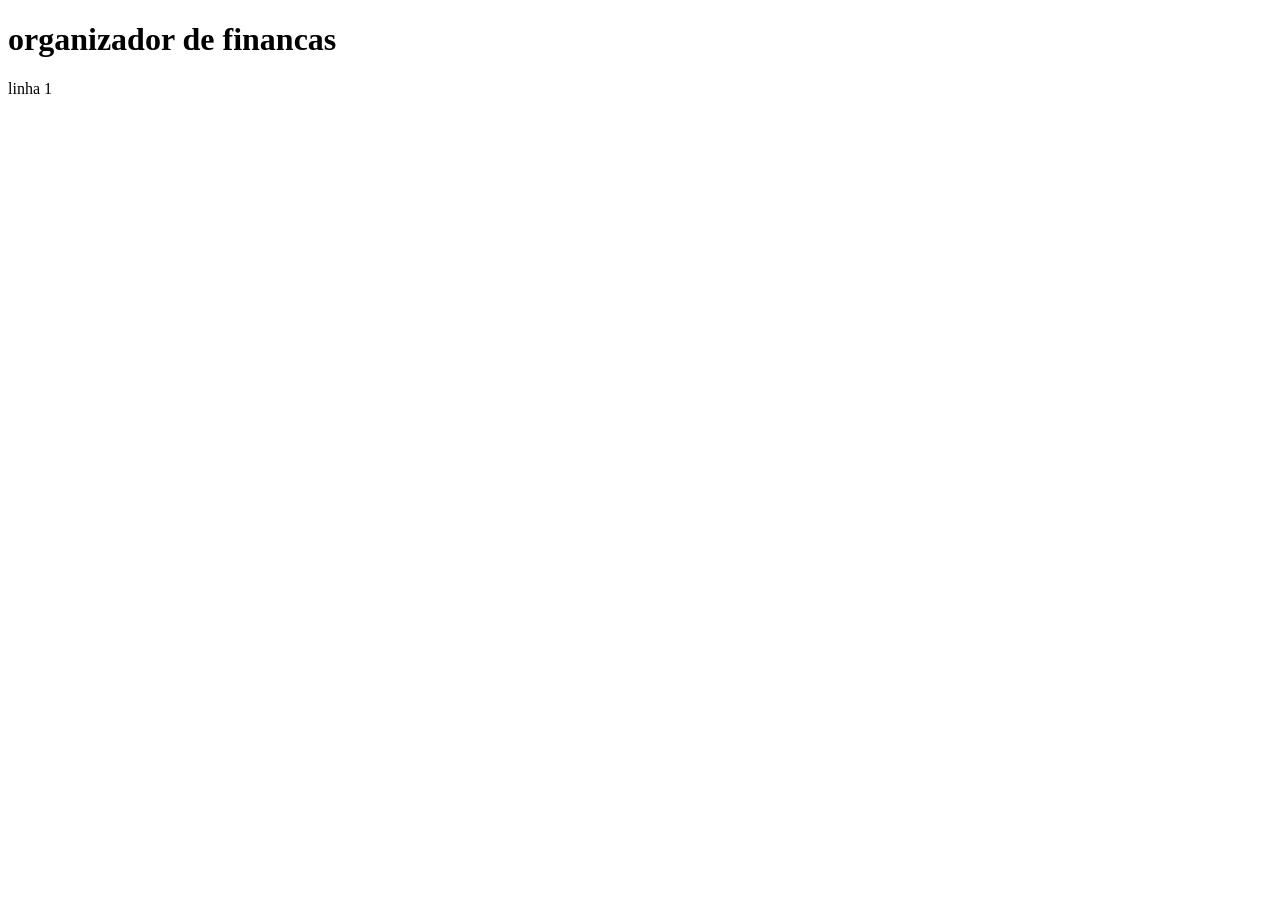
<file: projeto-1/finanças/templates/main.html>
<!DOCTYPE html>
<html lang = "en">
<head>
        <meta charset = "UTF-8">
        <title>Organizador de finanças</title>
</head>
<body>
        <h1>organizador de financas</h1>
        <p>linha 1</p>
</body>
</html>
</file>
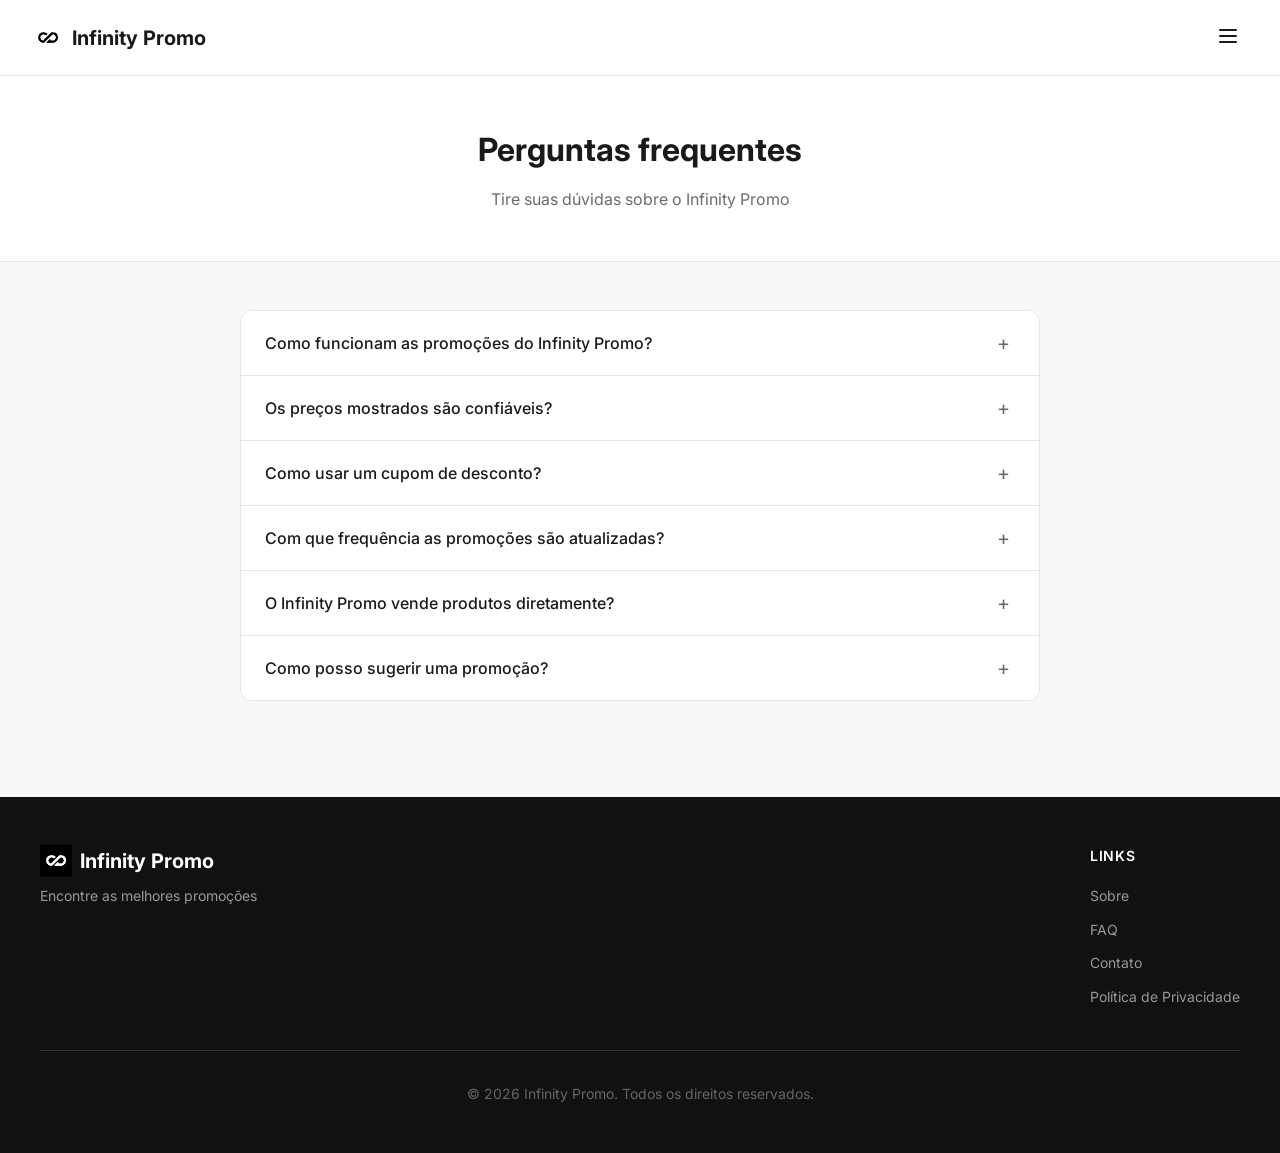
<file: projeto-1/site/site/faq.html>
<!DOCTYPE html>
<html lang="pt-BR">
<head>
  <meta charset="UTF-8">
  <meta name="viewport" content="width=device-width, initial-scale=1.0">
  <title>FAQ - Infinity Promo</title>
  <link rel="stylesheet" href="style.css">
  <link rel="icon" type="image/png" href="infinity.png">
  <meta name="description" content="Perguntas frequentes sobre o Infinity Promo: como funcionam as promoções, cupons de desconto, frequência de atualização e como sugerir ofertas.">
</head>
<body>
  <header class="header">
    <div class="header-container">
      <a href="index.html" class="logo">
        <img src="infinity.png" alt="Logo" class="logo-img">
        Infinity Promo
      </a>
      <button class="menu-toggle" aria-label="Menu">
        <svg xmlns="http://www.w3.org/2000/svg" viewBox="0 0 24 24" fill="none" stroke="currentColor" stroke-width="2" stroke-linecap="round" stroke-linejoin="round">
          <line x1="4" x2="20" y1="12" y2="12"/>
          <line x1="4" x2="20" y1="6" y2="6"/>
          <line x1="4" x2="20" y1="18" y2="18"/>
        </svg>
      </button>
      <ul class="nav-links">
        <li><a href="index.html">Início</a></li>
        <li><a href="sobre.html">Sobre</a></li>
        <li><a href="faq.html" class="active">FAQ</a></li>
      </ul>
    </div>
  </header>

  <div class="page-header">
    <h1>Perguntas frequentes</h1>
    <p class="page-header-subtitle">Tire suas dúvidas sobre o Infinity Promo</p>
  </div>

  <section class="section">
    <div class="faq-list" id="faqList"></div>
  </section>

  <footer class="footer">
    <div class="footer-content">
      <div class="footer-brand">
        <div class="logo">
          <img src="infinity.png" alt="Logo" class="logo-img">
          Infinity Promo
        </div>
        <p>Encontre as melhores promoções</p>
      </div>
      <div class="footer-links">
        <h4>Links</h4>
        <ul>
          <li><a href="sobre.html">Sobre</a></li>
          <li><a href="faq.html">FAQ</a></li>
          <li><a href="#">Contato</a></li>
          <li><a href="#">Política de Privacidade</a></li>
        </ul>
      </div>
    </div>
    <div class="footer-bottom">
      <p>&copy; 2026 Infinity Promo. Todos os direitos reservados.</p>
    </div>
  </footer>

  <script src="faq.js"></script>
</body>
</html>
</file>
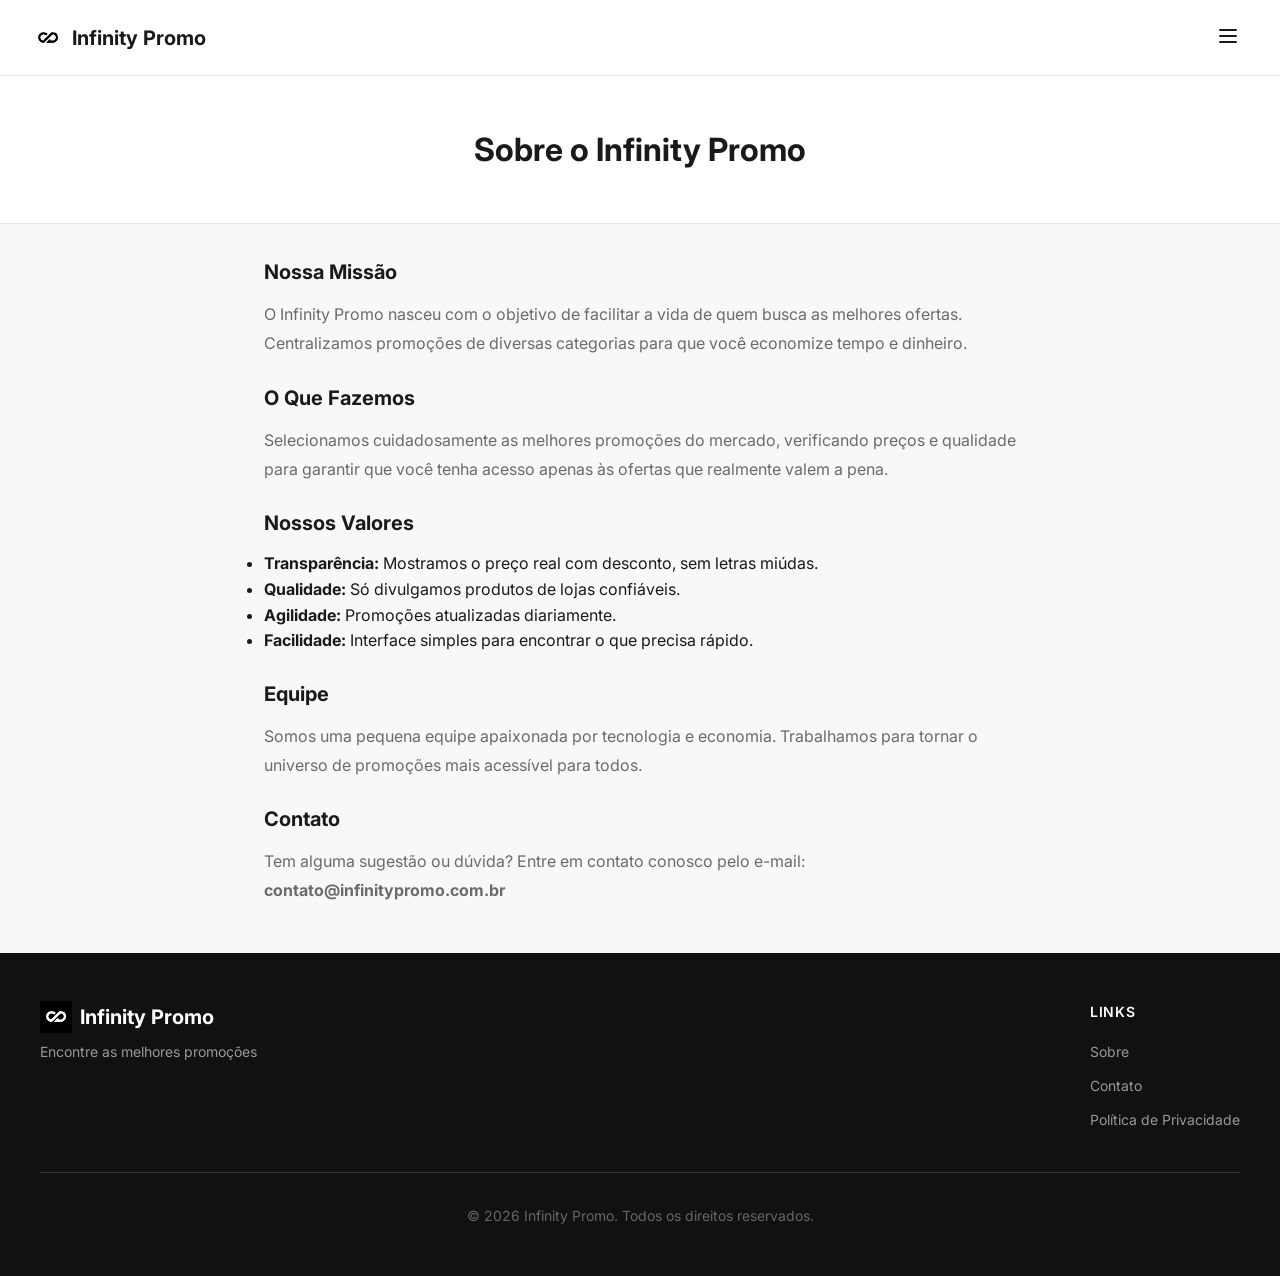
<file: projeto-1/site/site/sobre.html>
<!DOCTYPE html>
<html lang="pt-BR">
<head>
  <meta charset="UTF-8">
  <meta name="viewport" content="width=device-width, initial-scale=1.0">
  <title>Sobre - Infinity Promo</title>
  <link rel="stylesheet" href="style.css">
  <link rel="icon" type="image/png" href="infinity.png">
  <meta name="description" content="Sobre o Infinity Promo: nossa missão é facilitar a busca pelas melhores promoções online, com ofertas verificadas e atualizadas diariamente.">
</head>
<body>
  <header class="header">
    <div class="header-container">
      <a href="index.html" class="logo">
        <img src="infinity.png" alt="Logo" class="logo-img">
        Infinity Promo
      </a>
      <button class="menu-toggle" aria-label="Menu">
        <svg xmlns="http://www.w3.org/2000/svg" viewBox="0 0 24 24" fill="none" stroke="currentColor" stroke-width="2" stroke-linecap="round" stroke-linejoin="round">
          <line x1="4" x2="20" y1="12" y2="12"/>
          <line x1="4" x2="20" y1="6" y2="6"/>
          <line x1="4" x2="20" y1="18" y2="18"/>
        </svg>
      </button>
      <ul class="nav-links">
        <li><a href="index.html">Início</a></li>
        <li><a href="sobre.html" class="active">Sobre</a></li>
        <li><a href="faq.html">FAQ</a></li>
      </ul>
    </div>
  </header>

  <div class="page-header">
    <h1>Sobre o Infinity Promo</h1>
  </div>

  <div class="page-content">
    <h2>Nossa Missão</h2>
    <p>O Infinity Promo nasceu com o objetivo de facilitar a vida de quem busca as melhores ofertas. Centralizamos promoções de diversas categorias para que você economize tempo e dinheiro.</p>

    <h2>O Que Fazemos</h2>
    <p>Selecionamos cuidadosamente as melhores promoções do mercado, verificando preços e qualidade para garantir que você tenha acesso apenas às ofertas que realmente valem a pena.</p>

    <h2>Nossos Valores</h2>
    <ul>
      <li><strong>Transparência:</strong> Mostramos o preço real com desconto, sem letras miúdas.</li>
      <li><strong>Qualidade:</strong> Só divulgamos produtos de lojas confiáveis.</li>
      <li><strong>Agilidade:</strong> Promoções atualizadas diariamente.</li>
      <li><strong>Facilidade:</strong> Interface simples para encontrar o que precisa rápido.</li>
    </ul>

    <h2>Equipe</h2>
    <p>Somos uma pequena equipe apaixonada por tecnologia e economia. Trabalhamos para tornar o universo de promoções mais acessível para todos.</p>

    <h2>Contato</h2>
    <p>Tem alguma sugestão ou dúvida? Entre em contato conosco pelo e-mail: <strong>contato@infinitypromo.com.br</strong></p>
  </div>

  <footer class="footer">
    <div class="footer-content">
      <div class="footer-brand">
        <div class="logo">
          <img src="infinity.png" alt="Logo" class="logo-img">
          Infinity Promo
        </div>
        <p>Encontre as melhores promoções</p>
      </div>
      <div class="footer-links">
        <h4>Links</h4>
        <ul>
          <li><a href="sobre.html">Sobre</a></li>
          <li><a href="#">Contato</a></li>
          <li><a href="#">Política de Privacidade</a></li>
        </ul>
      </div>
    </div>
    <div class="footer-bottom">
      <p>&copy; 2026 Infinity Promo. Todos os direitos reservados.</p>
    </div>
  </footer>

  <script>
    document.querySelector('.menu-toggle').addEventListener('click', () => {
      document.querySelector('.nav-links').classList.toggle('active');
    });
  </script>
</body>
</html>
</file>
<file: projeto-1/site/site/style.css>
@import url('https://fonts.googleapis.com/css2?family=Inter:wght@400;500;600;700&display=swap');

:root {
  --primary: #1A1A1A;
  --primary-hover: #333333;
  --bg-light: #F8F8F8;
  --bg-white: #FFFFFF;
  --text-primary: #1A1A1A;
  --text-secondary: #6B6B6B;
  --badge-red: #EF4444;
  --border: #E5E5E5;
}

* {
  box-sizing: border-box;
  margin: 0;
  padding: 0;
}

html {
  scroll-behavior: smooth;
}

body {
  font-family: 'Inter', sans-serif;
  line-height: 1.6;
  color: var(--text-primary);
  background-color: var(--bg-light);
}

a {
  text-decoration: none;
  color: inherit;
}

img {
  max-width: 100%;
  display: block;
}

/* Animações */
@keyframes fadeIn {
  from {
    opacity: 0;
    transform: translateY(20px);
  }
  to {
    opacity: 1;
    transform: translateY(0);
  }
}

@keyframes fadeInUp {
  from {
    opacity: 0;
    transform: translateY(30px);
  }
  to {
    opacity: 1;
    transform: translateY(0);
  }
}

@keyframes scaleIn {
  from {
    opacity: 0;
    transform: scale(0.9);
  }
  to {
    opacity: 1;
    transform: scale(1);
  }
}

@keyframes pulse {
  0%, 100% {
    transform: scale(1);
  }
  50% {
    transform: scale(1.05);
  }
}

@keyframes shake {
  0%, 100% {
    transform: translateX(0);
  }
  25% {
    transform: translateX(-5px);
  }
  75% {
    transform: translateX(5px);
  }
}

/* Header */
.header {
  background: var(--bg-white);
  border-bottom: 1px solid var(--border);
  position: sticky;
  top: 0;
  z-index: 100;
  animation: fadeIn 0.5s ease;
}

.header-container {
  max-width: 100%;
  margin: 0;
  padding: 1rem 2rem;
  display: flex;
  justify-content: space-between;
  align-items: center;
}

.header-left {
  display: flex;
  align-items: center;
  gap: 1rem;
}

.logo {
  display: flex;
  align-items: center;
  gap: 0.5rem;
  font-size: 1.25rem;
  font-weight: 700;
  color: var(--text-primary);
  transition: transform 0.3s ease;
}

.logo:hover {
  transform: scale(1.02);
}

.logo-img {
  width: 32px;
  height: 32px;
  object-fit: contain;
  mix-blend-mode: multiply;
  filter: contrast(1.5) brightness(1.1);
  transition: transform 0.3s ease;
}

.logo:hover .logo-img {
  transform: rotate(-10deg);
}

/* Menu Toggle */
.menu-toggle {
  background: none;
  border: none;
  cursor: pointer;
  padding: 0.5rem;
  transition: transform 0.3s ease;
}

.menu-toggle:hover {
  transform: scale(1.1);
}

.menu-toggle:active {
  transform: scale(0.95);
}

.menu-toggle svg {
  width: 24px;
  height: 24px;
  color: var(--text-primary);
  transition: transform 0.3s ease;
}

.menu-toggle:hover svg {
  transform: rotate(90deg);
}

/* Nav Links */
.nav-links {
  position: absolute;
  top: 100%;
  left: 0;
  background: var(--bg-white);
  list-style: none;
  min-width: 150px;
  border-bottom: 1px solid var(--border);
  box-shadow: 0 4px 12px rgba(0, 0, 0, 0.1);
  opacity: 0;
  visibility: hidden;
  transform: translateY(-10px);
  transition: opacity 0.3s ease, transform 0.3s ease, visibility 0.3s ease;
}

.nav-links.active {
  opacity: 1;
  visibility: visible;
  transform: translateY(0);
}

.nav-links li {
  border-bottom: 1px solid var(--border);
}

.nav-links li:last-child {
  border-bottom: none;
}

.nav-links a {
  display: block;
  padding: 0.75rem 1.5rem;
  color: var(--text-secondary);
  font-weight: 500;
  transition: color 0.2s, background 0.2s;
}

.nav-links a:hover,
.nav-links a.active {
  color: var(--primary);
  background: var(--bg-light);
}
.hero {
  background: var(--bg-white);
  padding: 4rem 1.5rem;
  text-align: center;
  animation: fadeIn 0.8s ease;
  position: relative;
}

.hero-logo {
  width: 80px;
  height: 80px;
  margin: 0 auto 1.5rem;
  object-fit: contain;
  mix-blend-mode: multiply;
  filter: contrast(1.5) brightness(1.1);
  animation: scaleIn 0.6s ease 0.2s both;
}

.hero h1 {
  font-size: 2.5rem;
  font-weight: 700;
  color: var(--text-primary);
  margin-bottom: 0.75rem;
}

.hero p {
  font-size: 1.125rem;
  color: var(--text-secondary);
  margin-bottom: 2rem;
}

.search-box {
  display: flex;
  max-width: 500px;
  margin: 0 auto;
  gap: 0.5rem;
  align-items: stretch;
}

.filter-container {
  position: relative;
}

.filter-toggle {
  height: 100%;
  padding: 1rem;
  background: var(--bg-white);
  border: 2px solid var(--border);
  border-radius: 8px;
  cursor: pointer;
  display: flex;
  align-items: center;
  justify-content: center;
  transition: all 0.3s ease;
}

.filter-toggle:hover {
  border-color: var(--primary);
}

.filter-toggle svg {
  width: 20px;
  height: 20px;
  color: var(--text-primary);
}

.filter-dropdown {
  position: absolute;
  top: calc(100% + 8px);
  left: 0;
  width: 260px;
  max-height: 280px;
  overflow-y: auto;
  background: var(--bg-white);
  border: 1px solid var(--border);
  border-radius: 12px;
  box-shadow: 0 8px 24px rgba(0, 0, 0, 0.12);
  padding: 16px 16px 0;
  z-index: 200;
  opacity: 0;
  visibility: hidden;
  transform: translateY(-10px);
  transition: all 0.3s ease;
  scrollbar-width: thin;
  scrollbar-color: #ccc transparent;
}

.filter-dropdown::-webkit-scrollbar {
  width: 6px;
}

.filter-dropdown::-webkit-scrollbar-track {
  background: transparent;
}

.filter-dropdown::-webkit-scrollbar-thumb {
  background: #ccc;
  border-radius: 3px;
}

.filter-dropdown::-webkit-scrollbar-thumb:hover {
  background: #999;
}

.filter-dropdown.active {
  opacity: 1;
  visibility: visible;
  transform: translateY(0);
}

.filter-group h4 {
  font-size: 0.75rem;
  font-weight: 600;
  color: var(--text-secondary);
  text-transform: uppercase;
  letter-spacing: 0.05em;
  margin-bottom: 0.75rem;
}

.filter-option {
  display: flex;
  align-items: center;
  gap: 0.5rem;
  padding: 0.5rem;
  border-radius: 6px;
  cursor: pointer;
  transition: background 0.2s ease;
}

.filter-option:hover {
  background: var(--bg-light);
}

.filter-option input {
  display: none;
}

.filter-option span {
  font-size: 0.875rem;
  color: var(--text-primary);
}

.filter-option input:checked + span {
  font-weight: 500;
}

.filter-option:has(input:checked) {
  background: var(--bg-light);
}

.filter-option:has(input:checked) span {
  color: var(--primary);
  font-weight: 500;
}

.filter-divider {
  height: 1px;
  background: var(--border);
  margin: 1rem 0;
}

.filter-apply-btn {
  width: 100%;
  padding: 0.875rem;
  background: var(--primary);
  color: white;
  border: none;
  border-radius: 8px;
  font-size: 0.875rem;
  font-weight: 600;
  font-family: 'Inter', sans-serif;
  cursor: pointer;
  transition: all 0.3s ease;
  margin-top: 1rem;
  margin-bottom: 16px;
  position: sticky;
  bottom: 0;
  box-shadow: 0 -4px 12px rgba(0, 0, 0, 0.08);
}

.filter-apply-btn:hover {
  background: var(--primary-hover);
  transform: translateY(-2px);
  box-shadow: 0 4px 12px rgba(26, 26, 26, 0.3);
}

.search-input {
  flex: 1;
  padding: 1rem 1.25rem;
  border: 2px solid var(--border);
  border-radius: 8px;
  font-size: 1rem;
  font-family: 'Inter', sans-serif;
  outline: none;
  transition: border-color 0.3s, box-shadow 0.3s, transform 0.3s;
  height: auto;
}

.search-input:focus {
  border-color: var(--primary);
  box-shadow: 0 0 0 4px rgba(26, 26, 26, 0.1);
  transform: scale(1.02);
}

.search-input::placeholder {
  color: #999;
}

.search-btn {
  padding: 1rem 1.5rem;
  background: var(--primary);
  color: white;
  border: none;
  border-radius: 8px;
  font-size: 1rem;
  font-weight: 600;
  font-family: 'Inter', sans-serif;
  cursor: pointer;
  transition: background 0.3s, transform 0.3s, box-shadow 0.3s;
}

.search-btn:hover {
  background: var(--primary-hover);
  transform: translateY(-2px);
  box-shadow: 0 4px 12px rgba(26, 26, 26, 0.3);
}

.search-btn:active {
  transform: translateY(0);
}

/* Categories Section */
.section {
  max-width: 1200px;
  margin: 0 auto;
  padding: 3rem 1.5rem;
  animation: fadeIn 0.5s ease;
}

.section-title {
  font-size: 1.5rem;
  font-weight: 700;
  margin-bottom: 1.5rem;
  color: var(--text-primary);
  animation: fadeInUp 0.5s ease both;
}

.categories-section {
  background: #f5f5f5;
  max-width: 100%;
  padding: 3rem 1.5rem;
}

.categories-section .section-title {
  max-width: 1200px;
  margin-left: auto;
  margin-right: auto;
}

.categories-grid {
  display: grid;
  grid-template-columns: repeat(6, 1fr);
  gap: 1rem;
  max-width: 1200px;
  margin: 0 auto;
  animation: fadeIn 0.5s ease 0.3s both;
}

.category-card {
  background: var(--bg-white);
  border: 1px solid var(--border);
  border-radius: 16px;
  padding: 2rem 1rem;
  display: flex;
  flex-direction: column;
  align-items: center;
  justify-content: center;
  gap: 0.75rem;
  cursor: pointer;
  transition: all 0.3s cubic-bezier(0.4, 0, 0.2, 1);
  animation: fadeInUp 0.5s ease both;
  box-shadow: 0 2px 8px rgba(0, 0, 0, 0.06);
}

.category-card:nth-child(1) { animation-delay: 0.1s; }
.category-card:nth-child(2) { animation-delay: 0.15s; }
.category-card:nth-child(3) { animation-delay: 0.2s; }
.category-card:nth-child(4) { animation-delay: 0.25s; }
.category-card:nth-child(5) { animation-delay: 0.3s; }
.category-card:nth-child(6) { animation-delay: 0.35s; }

.category-card:hover {
  border-color: var(--primary);
  box-shadow: 0 8px 20px rgba(26, 26, 26, 0.15);
  transform: translateY(-5px);
}

.category-card:active {
  transform: translateY(-2px) scale(0.98);
}

.category-card svg {
  width: 40px;
  height: 40px;
  color: var(--primary);
  transition: transform 0.3s ease;
}

.category-card:hover svg {
  transform: scale(1.2);
}

.category-card span {
  font-size: 0.8rem;
  font-weight: 500;
  color: #4a4a4a;
}

/* Products Grid */
.products-grid {
  display: grid;
  grid-template-columns: repeat(4, 1fr);
  gap: 1.5rem;
  animation: fadeIn 0.5s ease 0.4s both;
}

.view-all-btn {
  display: block;
  width: fit-content;
  margin: 2rem auto 0;
  padding: 0.625rem 1.5rem;
  background: transparent;
  color: var(--text-secondary);
  border: 1px solid var(--border);
  border-radius: 8px;
  font-family: inherit;
  font-size: 0.9rem;
  font-weight: 500;
  cursor: pointer;
  transition: all 0.2s ease;
}

.view-all-btn:hover {
  color: var(--text-primary);
  border-color: #B5B5B5;
}

.section-header {
  display: flex;
  align-items: baseline;
  justify-content: space-between;
  margin-bottom: 1.5rem;
}

.section-header .section-title {
  margin-bottom: 0;
}

.view-all-link {
  color: var(--text-secondary);
  font-size: 0.9rem;
  font-weight: 500;
  transition: color 0.2s ease;
}

.view-all-link:hover {
  color: var(--text-primary);
}

/* Product Card */
.product-card {
  background: var(--bg-white);
  border: 1px solid var(--border);
  border-radius: 12px;
  overflow: hidden;
  transition: all 0.3s cubic-bezier(0.4, 0, 0.2, 1);
  position: relative;
  animation: fadeInUp 0.5s ease both;
}

.product-card:nth-child(1) { animation-delay: 0.1s; }
.product-card:nth-child(2) { animation-delay: 0.15s; }
.product-card:nth-child(3) { animation-delay: 0.2s; }
.product-card:nth-child(4) { animation-delay: 0.25s; }
.product-card:nth-child(5) { animation-delay: 0.3s; }
.product-card:nth-child(6) { animation-delay: 0.35s; }

.product-card:hover {
  transform: translateY(-8px);
  box-shadow: 0 20px 40px rgba(0, 0, 0, 0.15);
}

.product-image {
  position: relative;
  height: 200px;
  overflow: hidden;
}

.product-image img {
  width: 100%;
  height: 100%;
  object-fit: cover;
  transition: transform 0.5s ease;
}

.product-card:hover .product-image img {
  transform: scale(1.1);
}

.discount-badge {
  position: absolute;
  top: 12px;
  left: 12px;
  background: var(--primary);
  color: white;
  padding: 0.25rem 0.75rem;
  border-radius: 6px;
  font-size: 0.875rem;
  font-weight: 700;
  animation: pulse 2s infinite;
}

.product-info {
  padding: 1.25rem;
}

.category-tag {
  display: inline-block;
  background: var(--bg-light);
  color: var(--text-secondary);
  padding: 0.25rem 0.75rem;
  border-radius: 20px;
  font-size: 0.75rem;
  font-weight: 500;
  margin-bottom: 0.75rem;
  transition: all 0.3s ease;
}

.product-card:hover .category-tag {
  background: var(--primary);
  color: white;
}

.product-name {
  font-size: 1rem;
  font-weight: 600;
  color: var(--text-primary);
  margin-bottom: 0.5rem;
  display: -webkit-box;
  -webkit-line-clamp: 2;
  -webkit-box-orient: vertical;
  overflow: hidden;
  line-height: 1.4;
}

.product-description {
  font-size: 0.875rem;
  color: var(--text-secondary);
  margin-bottom: 1rem;
  white-space: nowrap;
  overflow: hidden;
  text-overflow: ellipsis;
}

.price-container {
  margin-bottom: 1rem;
}

.original-price {
  font-size: 0.875rem;
  color: var(--text-secondary);
  text-decoration: line-through;
  margin-bottom: 0.25rem;
}

.sale-price {
  font-size: 1.5rem;
  font-weight: 700;
  color: var(--primary);
}

.product-btn {
  display: block;
  width: 100%;
  padding: 0.875rem;
  background: var(--primary);
  color: white;
  border: none;
  border-radius: 8px;
  font-size: 1rem;
  font-weight: 600;
  font-family: 'Inter', sans-serif;
  cursor: pointer;
  transition: all 0.3s cubic-bezier(0.4, 0, 0.2, 1);
  position: relative;
  overflow: hidden;
}

.product-btn::before {
  content: '';
  position: absolute;
  top: 0;
  left: -100%;
  width: 100%;
  height: 100%;
  background: linear-gradient(90deg, transparent, rgba(255,255,255,0.2), transparent);
  transition: left 0.5s ease;
}

.product-btn:hover::before {
  left: 100%;
}

.product-btn:hover {
  background: var(--primary-hover);
  transform: translateY(-2px);
  box-shadow: 0 4px 12px rgba(26, 26, 26, 0.3);
}

.product-btn:active {
  transform: translateY(0);
}

/* Filters Bar */
.filters-bar {
  display: flex;
  justify-content: space-between;
  align-items: center;
  flex-wrap: wrap;
  gap: 1rem;
  margin-bottom: 2rem;
  animation: fadeInUp 0.5s ease 0.2s both;
}

.filter-pills {
  display: flex;
  gap: 0.5rem;
  flex-wrap: wrap;
}

.filter-pill {
  padding: 0.5rem 1rem;
  background: var(--bg-white);
  border: 1px solid var(--border);
  border-radius: 20px;
  font-size: 0.875rem;
  font-weight: 500;
  color: var(--text-secondary);
  cursor: pointer;
  transition: all 0.3s cubic-bezier(0.4, 0, 0.2, 1);
}

.filter-pill:hover {
  border-color: var(--primary);
  color: var(--primary);
  transform: translateY(-2px);
}

.filter-pill.active {
  background: var(--primary);
  border-color: var(--primary);
  color: white;
  animation: pulse 1s ease;
}

.sort-select {
  padding: 0.5rem 1rem;
  border: 1px solid var(--border);
  border-radius: 8px;
  font-size: 0.875rem;
  font-family: 'Inter', sans-serif;
  background: var(--bg-white);
  cursor: pointer;
  outline: none;
  transition: all 0.3s ease;
}

.sort-select:focus {
  border-color: var(--primary);
  box-shadow: 0 0 0 3px rgba(26, 26, 26, 0.1);
}

/* Search Results Header */
.search-header {
  background: var(--bg-white);
  padding: 2rem 1.5rem;
  border-bottom: 1px solid var(--border);
  animation: fadeIn 0.5s ease;
}

.search-header-content {
  max-width: 1200px;
  margin: 0 auto;
}

.search-bar-small {
  display: flex;
  max-width: 500px;
  gap: 0.5rem;
}

.search-bar-small .search-input {
  padding: 0.75rem 1rem;
}

.search-bar-small .search-btn {
  padding: 0.75rem 1.25rem;
}

.results-info {
  margin-top: 1rem;
  font-size: 0.875rem;
  color: var(--text-secondary);
  animation: fadeIn 0.4s ease 0.3s both;
}

.results-info strong {
  color: var(--text-primary);
}

/* Empty State */
.empty-state {
  text-align: center;
  padding: 4rem 1.5rem;
  grid-column: 1 / -1;
  animation: fadeIn 0.6s ease;
}

.empty-state svg {
  width: 64px;
  height: 64px;
  margin: 0 auto 1.5rem;
  color: var(--text-secondary);
  animation: pulse 2s infinite;
}

.empty-state h3 {
  font-size: 1.25rem;
  margin-bottom: 0.5rem;
  color: var(--text-primary);
}

.empty-state p {
  color: var(--text-secondary);
}

/* Footer */
.footer {
  background: #111111;
  color: white;
  padding: 3rem 1.5rem;
  margin-top: 3rem;
  animation: fadeIn 0.8s ease;
}

.footer-content {
  max-width: 1200px;
  margin: 0 auto;
  display: flex;
  justify-content: space-between;
  align-items: start;
  flex-wrap: wrap;
  gap: 2rem;
  animation: fadeIn 0.6s ease 0.2s both;
}

.footer-brand .logo {
  color: white;
  margin-bottom: 0.5rem;
  transition: transform 0.3s ease;
}

.footer-brand .logo:hover {
  transform: scale(1.05);
}

.footer-brand .logo-img {
  mix-blend-mode: screen;
  filter: invert(1) contrast(1.5) brightness(1.1);
  transition: transform 0.3s ease;
}

.footer-brand .logo:hover .logo-img {
  transform: rotate(-10deg);
}

.footer-brand p {
  color: #999;
  font-size: 0.875rem;
}

.footer-links h4 {
  font-size: 0.875rem;
  font-weight: 600;
  margin-bottom: 1rem;
  text-transform: uppercase;
  letter-spacing: 0.05em;
}

.footer-links ul {
  list-style: none;
}

.footer-links li {
  margin-bottom: 0.5rem;
}

.footer-links a {
  color: #999;
  font-size: 0.875rem;
  transition: all 0.3s ease;
  display: inline-block;
}

.footer-links a:hover {
  color: white;
  transform: translateX(5px);
}

.footer-bottom {
  max-width: 1200px;
  margin: 2rem auto 0;
  padding-top: 2rem;
  border-top: 1px solid #333;
  text-align: center;
  color: #666;
  font-size: 0.875rem;
  animation: fadeIn 0.5s ease 0.5s both;
}

/* Page Header */
.page-header {
  background: var(--bg-white);
  padding: 3rem 1.5rem;
  text-align: center;
  border-bottom: 1px solid var(--border);
  animation: fadeIn 0.6s ease;
}

.page-header h1 {
  font-size: 2rem;
  font-weight: 700;
  animation: fadeInUp 0.5s ease 0.2s both;
}

.page-header-subtitle {
  margin-top: 0.75rem;
  color: var(--text-secondary);
  font-size: 1rem;
  animation: fadeInUp 0.5s ease 0.3s both;
}

/* Page Content */
.page-content {
  max-width: 800px;
  margin: 2rem auto;
  padding: 0 1.5rem;
  animation: fadeIn 0.6s ease 0.3s both;
}

.page-content h2 {
  font-size: 1.25rem;
  margin: 1.5rem 0 0.75rem;
  color: var(--text-primary);
  transition: color 0.3s ease;
}

.page-content h2:hover {
  color: var(--primary);
}

.page-content p {
  color: var(--text-secondary);
  margin-bottom: 1rem;
  line-height: 1.8;
}

/* Blog Grid */
.blog-grid {
  display: grid;
  grid-template-columns: repeat(3, 1fr);
  gap: 1.5rem;
  animation: fadeIn 0.5s ease 0.3s both;
}

.blog-card {
  background: var(--bg-white);
  border: 1px solid var(--border);
  border-radius: 12px;
  overflow: hidden;
  transition: all 0.3s cubic-bezier(0.4, 0, 0.2, 1);
  animation: fadeInUp 0.5s ease both;
}

.blog-card:nth-child(1) { animation-delay: 0.1s; }
.blog-card:nth-child(2) { animation-delay: 0.15s; }
.blog-card:nth-child(3) { animation-delay: 0.2s; }
.blog-card:nth-child(4) { animation-delay: 0.25s; }
.blog-card:nth-child(5) { animation-delay: 0.3s; }
.blog-card:nth-child(6) { animation-delay: 0.35s; }

.blog-card:hover {
  transform: translateY(-8px);
  box-shadow: 0 20px 40px rgba(0, 0, 0, 0.15);
}

.blog-card img {
  width: 100%;
  height: 180px;
  object-fit: cover;
  transition: transform 0.5s ease;
}

.blog-card:hover img {
  transform: scale(1.1);
}

.blog-card .info {
  padding: 1.25rem;
}

.blog-card h3 {
  font-size: 1rem;
  font-weight: 600;
  margin-bottom: 0.5rem;
  color: var(--text-primary);
}

.blog-card p {
  font-size: 0.875rem;
  color: var(--text-secondary);
  margin-bottom: 0.75rem;
}

.blog-card .date {
  font-size: 0.75rem;
  color: #999;
}

/* FAQ Accordion */
.faq-list {
  max-width: 800px;
  margin: 0 auto;
  background: var(--bg-white);
  border: 1px solid var(--border);
  border-radius: 12px;
  overflow: hidden;
  animation: fadeInUp 0.5s ease 0.2s both;
}

.faq-item {
  border-bottom: 1px solid var(--border);
}

.faq-item:last-child {
  border-bottom: none;
}

.faq-question {
  width: 100%;
  display: flex;
  align-items: center;
  justify-content: space-between;
  gap: 1rem;
  padding: 1.25rem 1.5rem;
  background: var(--bg-white);
  border: none;
  cursor: pointer;
  font-family: 'Inter', sans-serif;
  font-size: 1rem;
  font-weight: 500;
  color: var(--text-primary);
  text-align: left;
  transition: background 0.2s ease;
}

.faq-question:hover {
  background: var(--bg-light);
}

.faq-question-text {
  flex: 1;
  line-height: 1.4;
}

.faq-icon {
  flex-shrink: 0;
  width: 24px;
  height: 24px;
  display: flex;
  align-items: center;
  justify-content: center;
  font-size: 1.25rem;
  font-weight: 400;
  color: var(--text-secondary);
  transition: transform 0.3s ease, color 0.3s ease;
}

.faq-item.active .faq-icon {
  transform: rotate(45deg);
  color: var(--primary);
}

.faq-answer {
  max-height: 0;
  overflow: hidden;
  transition: max-height 0.3s ease;
}

.faq-answer-inner {
  padding: 0 1.5rem 1.25rem;
}

.faq-answer p {
  color: var(--text-secondary);
  line-height: 1.7;
  font-size: 0.95rem;
  margin: 0;
}

/* Responsive */
@media (max-width: 1024px) {
  .products-grid {
    grid-template-columns: repeat(2, 1fr);
  }
  
  .blog-grid {
    grid-template-columns: repeat(2, 1fr);
  }
}

@media (max-width: 768px) {
  .hero h1 {
    font-size: 1.75rem;
  }
  
  .hero p {
    font-size: 1rem;
  }
  
  .search-box {
    flex-direction: column;
  }
  
  .categories-grid {
    grid-template-columns: repeat(3, 1fr);
  }
  
  .products-grid {
    grid-template-columns: 1fr;
  }
  
  .blog-grid {
    grid-template-columns: 1fr;
  }
  
  .filters-bar {
    flex-direction: column;
    align-items: stretch;
  }
  
  .filter-pills {
    overflow-x: auto;
    flex-wrap: nowrap;
    padding-bottom: 0.5rem;
  }
  
  .footer-content {
    flex-direction: column;
    text-align: center;
  }
  
  .footer-links {
    text-align: center;
  }
}

@media (max-width: 480px) {
  .categories-grid {
    grid-template-columns: repeat(2, 1fr);
  }
  
  .section {
    padding: 2rem 1rem;
  }
  
  .section-title {
    font-size: 1.25rem;
  }
}

/* ============================================
   PÁGINA DE PRODUTO
   ============================================ */

:root {
}

/* Breadcrumb */
.breadcrumb {
  background: var(--bg-white);
  padding: 1rem 1.5rem;
  border-bottom: 1px solid var(--border);
  animation: fadeIn 0.4s ease;
}

.breadcrumb-content {
  max-width: 1200px;
  margin: 0 auto;
  display: flex;
  align-items: center;
  gap: 0.5rem;
  flex-wrap: wrap;
  font-size: 0.875rem;
  color: var(--text-secondary);
}

.breadcrumb a {
  color: var(--text-secondary);
  transition: color 0.2s ease;
}

.breadcrumb a:hover {
  color: var(--primary);
}

.breadcrumb-sep {
  color: #ccc;
}

.breadcrumb-current {
  color: var(--primary);
  font-weight: 500;
  max-width: 100%;
  overflow: hidden;
  text-overflow: ellipsis;
  white-space: nowrap;
}

/* Página de produto */
.product-page {
  max-width: 1200px;
  margin: 2rem auto;
  padding: 0 1.5rem 7rem;
  animation: fadeIn 0.5s ease;
}

.product-not-found {
  padding: 4rem 1.5rem;
}

/* Grid principal: galeria + info */
.product-main {
  display: grid;
  grid-template-columns: 1fr 1fr;
  gap: 3rem;
  margin-bottom: 3rem;
  animation: fadeInUp 0.5s ease;
}

/* Galeria */
.product-gallery {
  display: flex;
  flex-direction: column;
  gap: 1rem;
}

.product-gallery-main {
  position: relative;
  width: 100%;
  aspect-ratio: 4 / 3;
  background: var(--bg-white);
  border: 1px solid var(--border);
  border-radius: 12px;
  overflow: hidden;
}

.product-gallery-main img {
  width: 100%;
  height: 100%;
  object-fit: cover;
  transition: opacity 0.3s ease;
}

.gallery-badge {
  font-size: 1rem;
  padding: 0.5rem 1rem;
}

.gallery-skeleton {
  position: absolute;
  inset: 0;
  background: linear-gradient(90deg, #f0f0f0 25%, #e0e0e0 50%, #f0f0f0 75%);
  background-size: 200% 100%;
  animation: skeletonShimmer 1.5s infinite;
}

@keyframes skeletonShimmer {
  0% { background-position: 200% 0; }
  100% { background-position: -200% 0; }
}

.product-thumbs {
  display: grid;
  grid-template-columns: repeat(3, 1fr);
  gap: 0.75rem;
}

.thumb {
  background: var(--bg-white);
  border: 2px solid var(--border);
  border-radius: 8px;
  padding: 0;
  cursor: pointer;
  overflow: hidden;
  aspect-ratio: 4 / 3;
  transition: all 0.2s ease;
}

.thumb img {
  width: 100%;
  height: 100%;
  object-fit: cover;
}

.thumb:hover {
  border-color: #ccc;
  transform: translateY(-2px);
}

.thumb.active {
  border-color: var(--primary);
  box-shadow: 0 0 0 2px rgba(26, 26, 26, 0.15);
}

/* Detalhes do produto */
.product-details {
  display: flex;
  flex-direction: column;
  gap: 1.25rem;
}

.product-title {
  font-size: 1.75rem;
  font-weight: 700;
  color: var(--text-primary);
  line-height: 1.2;
  margin: 0;
}

/* Countdown */
.countdown-timer {
  background: #F5F5F5;
  border: 1px solid var(--border);
  border-radius: 12px;
  padding: 1rem 1.25rem;
  display: flex;
  align-items: center;
  justify-content: space-between;
  gap: 1rem;
  flex-wrap: wrap;
  transition: all 0.3s ease;
}

.countdown-header {
  display: flex;
  align-items: center;
  gap: 0.5rem;
  color: var(--text-primary);
  font-size: 0.875rem;
  font-weight: 500;
}

.countdown-header svg {
  width: 18px;
  height: 18px;
}

.countdown-boxes {
  display: flex;
  align-items: center;
  gap: 0.4rem;
}

.countdown-box {
  background: var(--primary);
  border: 1px solid var(--primary);
  border-radius: 8px;
  padding: 0.4rem 0.6rem;
  display: flex;
  align-items: baseline;
  gap: 0.2rem;
  min-width: 48px;
  justify-content: center;
}

.countdown-value {
  font-size: 1.1rem;
  font-weight: 700;
  color: white;
  font-variant-numeric: tabular-nums;
  font-family: 'Inter', monospace;
}

.countdown-label {
  font-size: 0.7rem;
  color: var(--text-secondary);
  font-weight: 500;
}

.countdown-sep {
  color: var(--primary);
  font-weight: 700;
  font-size: 1.1rem;
}

.countdown-timer[data-state="ended"] {
  background: #FEE2E2;
  border-color: #FECACA;
}

.countdown-ended {
  display: flex;
  align-items: center;
  gap: 0.5rem;
  color: #B91C1C;
  font-weight: 600;
  font-size: 0.95rem;
  width: 100%;
  justify-content: center;
}

.countdown-ended svg {
  width: 20px;
  height: 20px;
}

/* Preços */
.product-pricing {
  display: flex;
  flex-direction: column;
  gap: 0.25rem;
  padding: 0.5rem 0;
}

.product-pricing .original-price {
  font-size: 1rem;
  color: var(--text-secondary);
  text-decoration: line-through;
  margin: 0;
}

.product-pricing .sale-price {
  font-size: 2.25rem;
  font-weight: 800;
  color: var(--primary);
  margin: 0;
  letter-spacing: -0.02em;
}

.savings-line {
  color: var(--text-secondary);
  font-size: 0.95rem;
  font-weight: 500;
  margin: 0.25rem 0 0;
}

.savings-line strong {
  font-weight: 700;
}

/* Ações */
.product-actions {
  display: flex;
  flex-direction: column;
  gap: 0.75rem;
  margin-top: 0.5rem;
}

.product-btn-primary {
  background: var(--primary);
  color: white;
  text-align: center;
  text-decoration: none;
  display: flex;
  align-items: center;
  justify-content: center;
  gap: 0.5rem;
}

.product-btn-primary:hover {
  background: var(--primary-hover);
}

.product-btn-secondary {
  background: var(--bg-white);
  color: var(--text-primary);
  border: 2px solid var(--border);
  display: flex;
  align-items: center;
  justify-content: center;
  gap: 0.5rem;
}

.product-btn-secondary:hover {
  border-color: var(--primary);
  transform: translateY(-2px);
}

.product-btn-secondary.copied {
  background: #F5F5F5;
  border-color: var(--primary);
  color: var(--primary);
}

.product-btn-secondary.disabled,
.product-btn-secondary:disabled {
  cursor: not-allowed;
  opacity: 0.5;
  pointer-events: none;
}

.coupon-icon {
  width: 18px;
  height: 18px;
}

.product-btn-secondary.copied .coupon-icon {
  fill: var(--primary);
}

/* Loja */
.product-store {
  display: flex;
  justify-content: space-between;
  align-items: center;
  flex-wrap: wrap;
  gap: 1rem;
  padding: 1rem;
  background: var(--bg-white);
  border: 1px solid var(--border);
  border-radius: 8px;
  margin-top: 0.5rem;
}

.store-info {
  display: flex;
  align-items: center;
  gap: 0.5rem;
  color: var(--text-primary);
  font-weight: 500;
}

.store-info svg {
  width: 20px;
  height: 20px;
  color: var(--text-secondary);
}

.store-name {
  font-size: 0.95rem;
}

.free-shipping {
  display: inline-flex;
  align-items: center;
  gap: 0.4rem;
  color: var(--primary);
  font-size: 0.85rem;
  font-weight: 600;
  background: #F5F5F5;
  padding: 0.3rem 0.7rem;
  border-radius: 20px;
}

.free-shipping svg {
  width: 16px;
  height: 16px;
}

/* Especificações */
.product-specs-section {
  margin-bottom: 3rem;
  animation: fadeInUp 0.5s ease 0.2s both;
}

.specs-card {
  background: var(--bg-white);
  border: 1px solid var(--border);
  border-radius: 12px;
  padding: 2rem;
}

.specs-title {
  font-size: 1.25rem;
  font-weight: 700;
  margin: 0 0 1.5rem;
  color: var(--text-primary);
}

.specs-table {
  display: flex;
  flex-direction: column;
  border: 1px solid var(--border);
  border-radius: 8px;
  overflow: hidden;
}

.specs-row {
  display: grid;
  grid-template-columns: 1fr 2fr;
  padding: 0.85rem 1rem;
  border-bottom: 1px solid var(--border);
  font-size: 0.9rem;
  transition: background 0.2s ease;
}

.specs-row:last-child {
  border-bottom: none;
}

.specs-row:hover {
  background: var(--bg-light);
}

.specs-label {
  color: var(--text-secondary);
  font-weight: 500;
}

.specs-value {
  color: var(--text-primary);
  font-weight: 600;
}

.specs-description {
  margin-top: 2rem;
  padding-top: 1.5rem;
  border-top: 1px solid var(--border);
}

.specs-description h3 {
  font-size: 1.1rem;
  font-weight: 700;
  margin: 0 0 0.75rem;
  color: var(--text-primary);
}

.specs-description p {
  color: var(--text-secondary);
  line-height: 1.8;
  margin: 0;
}

/* Relacionados */
.related-section {
  animation: fadeInUp 0.5s ease 0.3s both;
}

.related-section .section-title {
  margin-bottom: 1.5rem;
}

/* CTA mobile (sticky bottom) */
.mobile-cta-bar {
  display: none;
  position: fixed;
  bottom: 0;
  left: 0;
  right: 0;
  background: var(--bg-white);
  border-top: 1px solid var(--border);
  padding: 0.75rem 1rem;
  align-items: center;
  justify-content: space-between;
  gap: 1rem;
  z-index: 90;
  box-shadow: 0 -4px 12px rgba(0, 0, 0, 0.08);
  animation: fadeInUp 0.4s ease;
}

.mobile-cta-info {
  display: flex;
  flex-direction: column;
}

.mobile-cta-price {
  font-size: 1.1rem;
  font-weight: 700;
  color: var(--primary);
}

.mobile-cta-discount {
  font-size: 0.75rem;
  color: var(--text-secondary);
  font-weight: 600;
}

.mobile-cta-bar .product-btn-primary {
  padding: 0.75rem 1.25rem;
  width: auto;
  font-size: 0.9rem;
}

/* Responsividade da página de produto */
@media (max-width: 1024px) {
  .product-main {
    gap: 2rem;
  }

  .product-title {
    font-size: 1.5rem;
  }

  .product-pricing .sale-price {
    font-size: 1.85rem;
  }
}

@media (max-width: 768px) {
  .product-page {
    padding: 0 1rem 8rem;
  }

  .product-main {
    grid-template-columns: 1fr;
    gap: 1.5rem;
  }

  .product-title {
    font-size: 1.35rem;
  }

  .product-pricing .sale-price {
    font-size: 1.75rem;
  }

  .specs-card {
    padding: 1.5rem 1rem;
  }

  .specs-row {
    grid-template-columns: 1fr 1.5fr;
    font-size: 0.85rem;
  }

  .countdown-timer {
    flex-direction: column;
    align-items: stretch;
    text-align: center;
  }

  .countdown-header {
    justify-content: center;
  }

  .countdown-boxes {
    justify-content: center;
  }

  .mobile-cta-bar {
    display: flex;
  }

  .product-store {
    font-size: 0.85rem;
  }
}

@media (max-width: 480px) {
  .breadcrumb {
    font-size: 0.8rem;
    padding: 0.75rem 1rem;
  }

  .product-title {
    font-size: 1.2rem;
  }

  .product-pricing .sale-price {
    font-size: 1.5rem;
  }

  .specs-row {
    grid-template-columns: 1fr;
    gap: 0.25rem;
  }

  .specs-label {
    font-size: 0.75rem;
    text-transform: uppercase;
    letter-spacing: 0.05em;
  }
}
</file>
